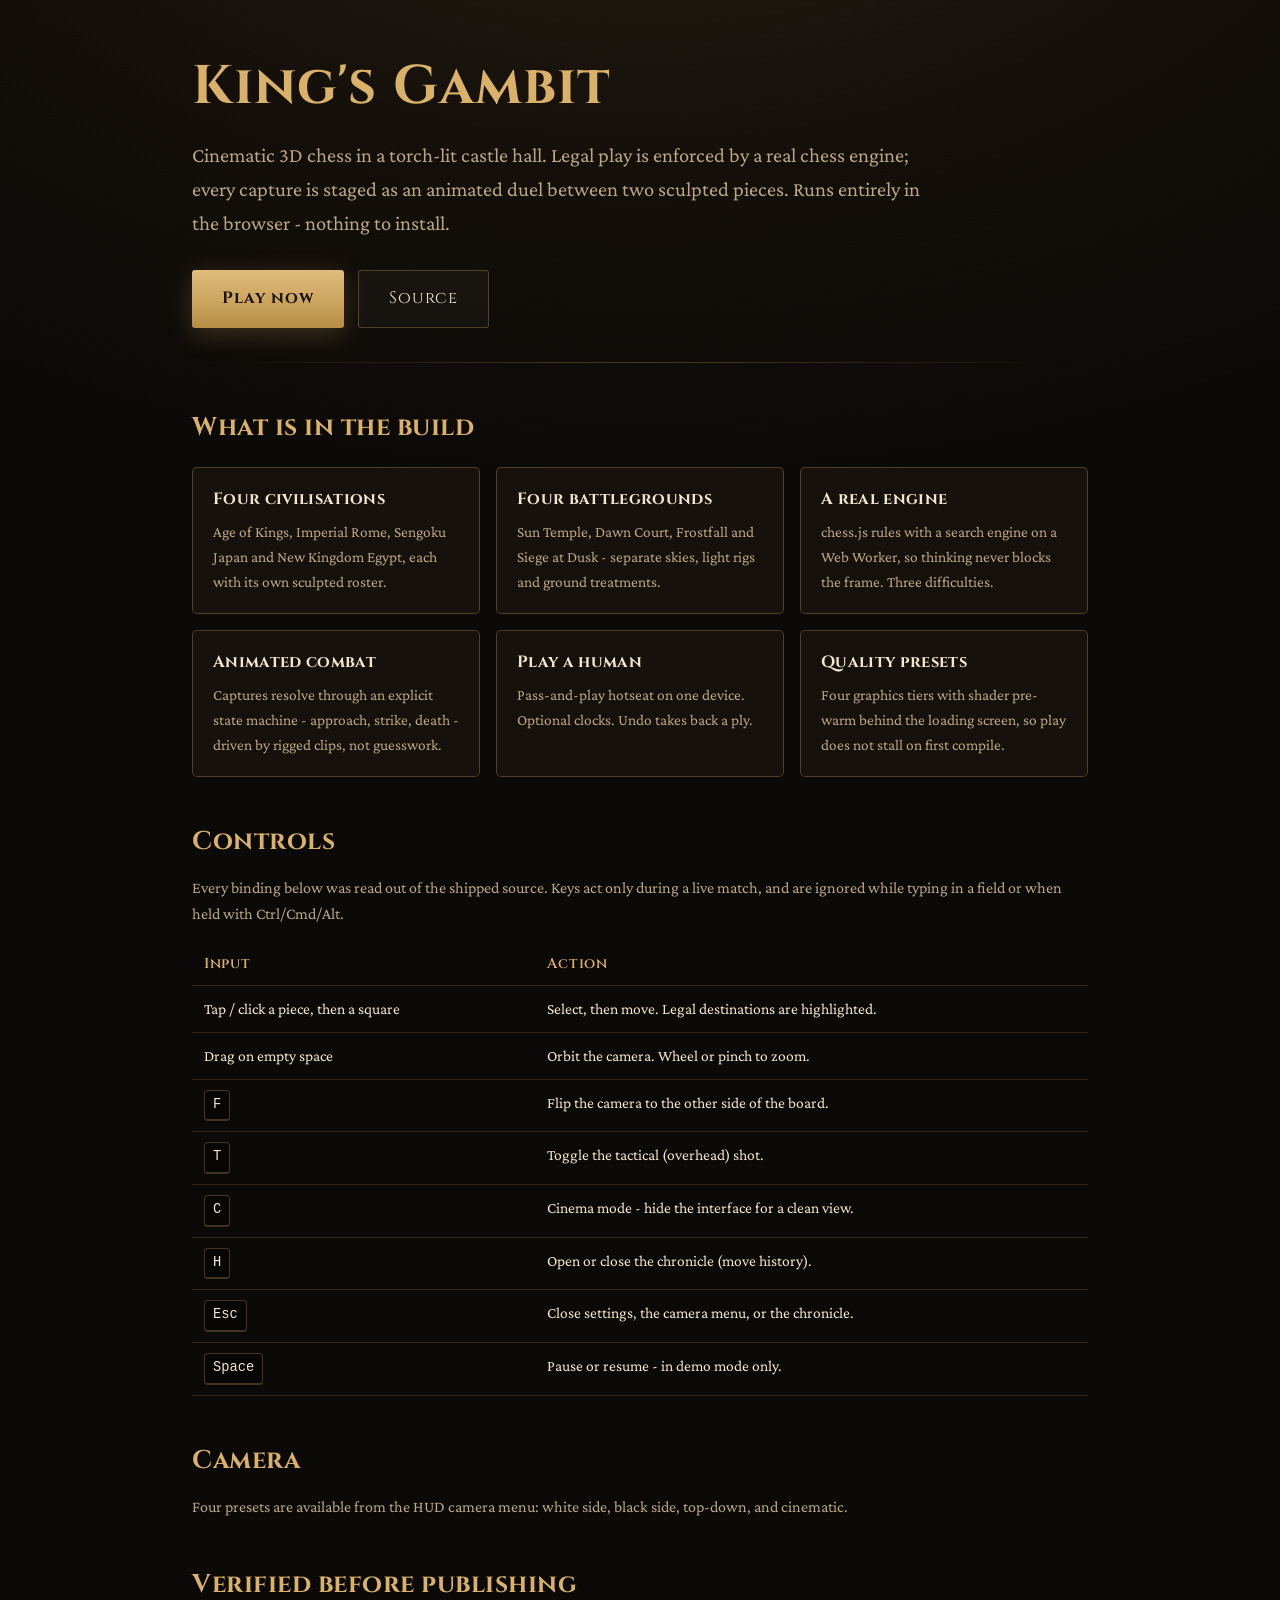
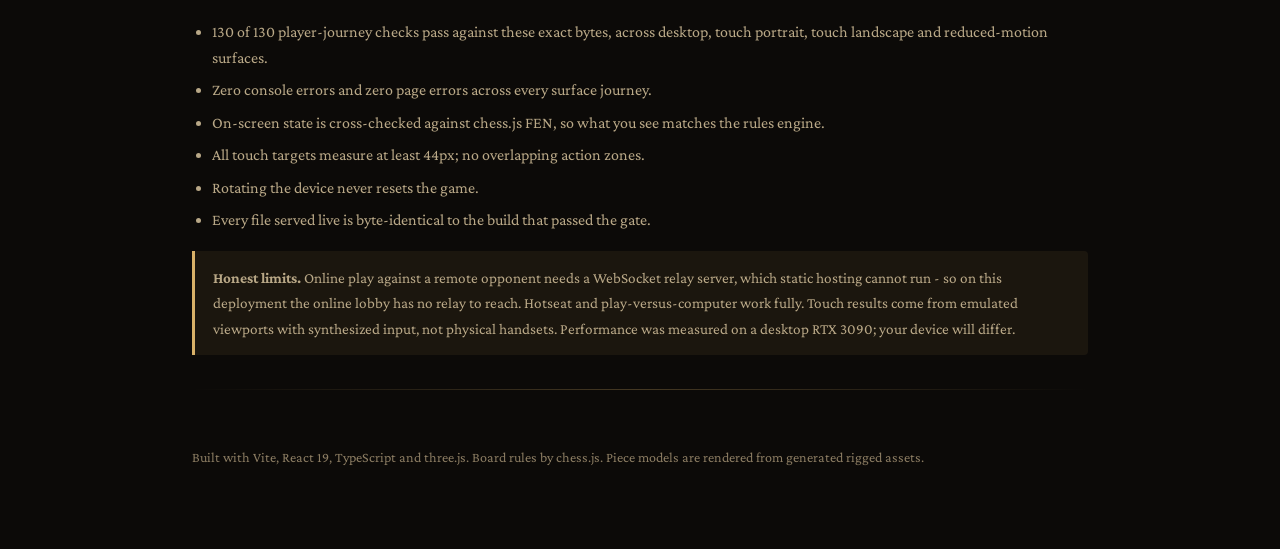
<file: landing.html>
<!doctype html>
<html lang="en">
  <head>
    <meta charset="utf-8" />
    <meta name="viewport" content="width=device-width, initial-scale=1, viewport-fit=cover" />
    <title>King's Gambit - Medieval 3D Chess</title>
    <meta
      name="description"
      content="Cinematic 3D chess in a torch-lit castle hall. Four civilisations, four battlegrounds, a Web Worker chess engine, and animated piece combat. Runs in the browser."
    />
    <meta property="og:title" content="King's Gambit - Medieval 3D Chess" />
    <meta
      property="og:description"
      content="Cinematic 3D chess in a torch-lit castle hall. Four civilisations, four battlegrounds, animated piece combat. Plays in the browser."
    />
    <meta property="og:type" content="website" />
    <link rel="icon" type="image/png" href="./favicon.png" />
    <link rel="preconnect" href="https://fonts.googleapis.com" />
    <link rel="preconnect" href="https://fonts.gstatic.com" crossorigin />
    <link
      href="https://fonts.googleapis.com/css2?family=Cinzel:wght@400;600;700&family=Crimson+Pro:ital,wght@0,400;0,600;1,400&display=swap"
      rel="stylesheet"
    />
    <style>
      :root {
        --ink: #f2e6cf;
        --dim: #b9a887;
        --gold: #d9b168;
        --deep: #0c0a08;
        --panel: rgba(28, 22, 16, 0.72);
        --line: rgba(217, 177, 104, 0.28);
      }
      * { box-sizing: border-box; }
      html, body { margin: 0; padding: 0; }
      body {
        background:
          radial-gradient(1200px 700px at 50% -10%, #2a2016 0%, #140f0a 55%, var(--deep) 100%);
        color: var(--ink);
        font-family: "Crimson Pro", Georgia, serif;
        line-height: 1.65;
        min-height: 100vh;
        padding: env(safe-area-inset-top) env(safe-area-inset-right) env(safe-area-inset-bottom)
          env(safe-area-inset-left);
      }
      .wrap { max-width: 940px; margin: 0 auto; padding: 56px 22px 80px; }
      h1, h2, h3 { font-family: "Cinzel", Georgia, serif; letter-spacing: 0.02em; margin: 0 0 12px; }
      h1 { font-size: clamp(2.1rem, 6vw, 3.4rem); color: var(--gold); line-height: 1.15; }
      h2 { font-size: clamp(1.25rem, 3vw, 1.6rem); margin-top: 44px; color: var(--gold); }
      h3 { font-size: 1.02rem; margin: 0 0 6px; color: var(--ink); }
      .lede { font-size: clamp(1.05rem, 2.4vw, 1.28rem); color: var(--dim); max-width: 62ch; }
      .rule { height: 1px; background: linear-gradient(90deg, transparent, var(--line), transparent); margin: 34px 0; }
      .cta { display: flex; flex-wrap: wrap; gap: 14px; margin: 30px 0 8px; }
      .btn {
        display: inline-flex; align-items: center; justify-content: center;
        min-height: 52px; padding: 14px 30px;
        font-family: "Cinzel", Georgia, serif; font-size: 1.03rem; letter-spacing: 0.06em;
        text-decoration: none; border-radius: 3px; transition: transform 0.15s ease, box-shadow 0.15s ease;
      }
      .btn-primary {
        background: linear-gradient(180deg, #e0bd7c, #b98f45);
        color: #1a1208; font-weight: 700;
        box-shadow: 0 6px 26px rgba(217, 177, 104, 0.24);
      }
      .btn-primary:hover { transform: translateY(-2px); box-shadow: 0 10px 34px rgba(217, 177, 104, 0.34); }
      .btn-ghost { border: 1px solid var(--line); color: var(--ink); background: rgba(255, 255, 255, 0.03); }
      .btn-ghost:hover { border-color: var(--gold); }
      .grid { display: grid; grid-template-columns: repeat(auto-fit, minmax(232px, 1fr)); gap: 16px; margin-top: 18px; }
      .card { background: var(--panel); border: 1px solid var(--line); border-radius: 5px; padding: 18px 20px; }
      .card p { margin: 0; color: var(--dim); font-size: 0.96rem; }
      table { width: 100%; border-collapse: collapse; margin-top: 14px; font-size: 0.97rem; }
      th, td { text-align: left; padding: 10px 12px; border-bottom: 1px solid rgba(217, 177, 104, 0.16); vertical-align: top; }
      th { font-family: "Cinzel", Georgia, serif; color: var(--gold); font-weight: 600; font-size: 0.9rem; letter-spacing: 0.05em; }
      td:first-child { white-space: nowrap; }
      kbd {
        display: inline-block; min-width: 26px; text-align: center;
        padding: 3px 8px; border: 1px solid var(--line); border-bottom-width: 2px;
        border-radius: 4px; background: rgba(0, 0, 0, 0.34);
        font-family: ui-monospace, "SFMono-Regular", Menlo, monospace; font-size: 0.86rem; color: var(--ink);
      }
      ul { margin: 8px 0 0; padding-left: 20px; color: var(--dim); }
      li { margin-bottom: 6px; }
      .note {
        border-left: 3px solid var(--gold); background: rgba(217, 177, 104, 0.07);
        padding: 14px 18px; margin-top: 18px; color: var(--dim); font-size: 0.95rem; border-radius: 0 4px 4px 0;
      }
      footer { margin-top: 56px; color: #8b7c62; font-size: 0.88rem; }
      code { font-family: ui-monospace, Menlo, monospace; font-size: 0.88em; color: var(--gold); }
    </style>
  </head>
  <body>
    <main class="wrap">
      <h1>King's Gambit</h1>
      <p class="lede">
        Cinematic 3D chess in a torch-lit castle hall. Legal play is enforced by a real chess engine;
        every capture is staged as an animated duel between two sculpted pieces.
        Runs entirely in the browser - nothing to install.
      </p>

      <div class="cta">
        <a class="btn btn-primary" href="./index.html">Play now</a>
        <a class="btn btn-ghost" href="https://github.com/ade5791/kings-gambit-medieval-chess">Source</a>
      </div>

      <div class="rule"></div>

      <h2>What is in the build</h2>
      <div class="grid">
        <div class="card">
          <h3>Four civilisations</h3>
          <p>Age of Kings, Imperial Rome, Sengoku Japan and New Kingdom Egypt, each with its own sculpted roster.</p>
        </div>
        <div class="card">
          <h3>Four battlegrounds</h3>
          <p>Sun Temple, Dawn Court, Frostfall and Siege at Dusk - separate skies, light rigs and ground treatments.</p>
        </div>
        <div class="card">
          <h3>A real engine</h3>
          <p>chess.js rules with a search engine on a Web Worker, so thinking never blocks the frame. Three difficulties.</p>
        </div>
        <div class="card">
          <h3>Animated combat</h3>
          <p>Captures resolve through an explicit state machine - approach, strike, death - driven by rigged clips, not guesswork.</p>
        </div>
        <div class="card">
          <h3>Play a human</h3>
          <p>Pass-and-play hotseat on one device. Optional clocks. Undo takes back a ply.</p>
        </div>
        <div class="card">
          <h3>Quality presets</h3>
          <p>Four graphics tiers with shader pre-warm behind the loading screen, so play does not stall on first compile.</p>
        </div>
      </div>

      <h2>Controls</h2>
      <p style="color: var(--dim); margin: 0">
        Every binding below was read out of the shipped source. Keys act only during a live match, and are
        ignored while typing in a field or when held with Ctrl/Cmd/Alt.
      </p>
      <table>
        <thead>
          <tr><th>Input</th><th>Action</th></tr>
        </thead>
        <tbody>
          <tr><td>Tap / click a piece, then a square</td><td>Select, then move. Legal destinations are highlighted.</td></tr>
          <tr><td>Drag on empty space</td><td>Orbit the camera. Wheel or pinch to zoom.</td></tr>
          <tr><td><kbd>F</kbd></td><td>Flip the camera to the other side of the board.</td></tr>
          <tr><td><kbd>T</kbd></td><td>Toggle the tactical (overhead) shot.</td></tr>
          <tr><td><kbd>C</kbd></td><td>Cinema mode - hide the interface for a clean view.</td></tr>
          <tr><td><kbd>H</kbd></td><td>Open or close the chronicle (move history).</td></tr>
          <tr><td><kbd>Esc</kbd></td><td>Close settings, the camera menu, or the chronicle.</td></tr>
          <tr><td><kbd>Space</kbd></td><td>Pause or resume - in demo mode only.</td></tr>
        </tbody>
      </table>

      <h2>Camera</h2>
      <p style="color: var(--dim); margin: 0">
        Four presets are available from the HUD camera menu: white side, black side, top-down, and cinematic.
      </p>

      <h2>Verified before publishing</h2>
      <ul>
        <li>130 of 130 player-journey checks pass against these exact bytes, across desktop, touch portrait, touch landscape and reduced-motion surfaces.</li>
        <li>Zero console errors and zero page errors across every surface journey.</li>
        <li>On-screen state is cross-checked against chess.js FEN, so what you see matches the rules engine.</li>
        <li>All touch targets measure at least 44px; no overlapping action zones.</li>
        <li>Rotating the device never resets the game.</li>
        <li>Every file served live is byte-identical to the build that passed the gate.</li>
      </ul>

      <div class="note">
        <strong>Honest limits.</strong> Online play against a remote opponent needs a WebSocket relay
        server, which static hosting cannot run - so on this deployment the online lobby has no relay to
        reach. Hotseat and play-versus-computer work fully. Touch results come from emulated viewports
        with synthesized input, not physical handsets. Performance was measured on a desktop RTX 3090;
        your device will differ.
      </div>

      <div class="rule"></div>
      <footer>
        Built with Vite, React 19, TypeScript and three.js. Board rules by chess.js.
        Piece models are rendered from generated rigged assets.
      </footer>
    </main>
  </body>
</html>
</file>
